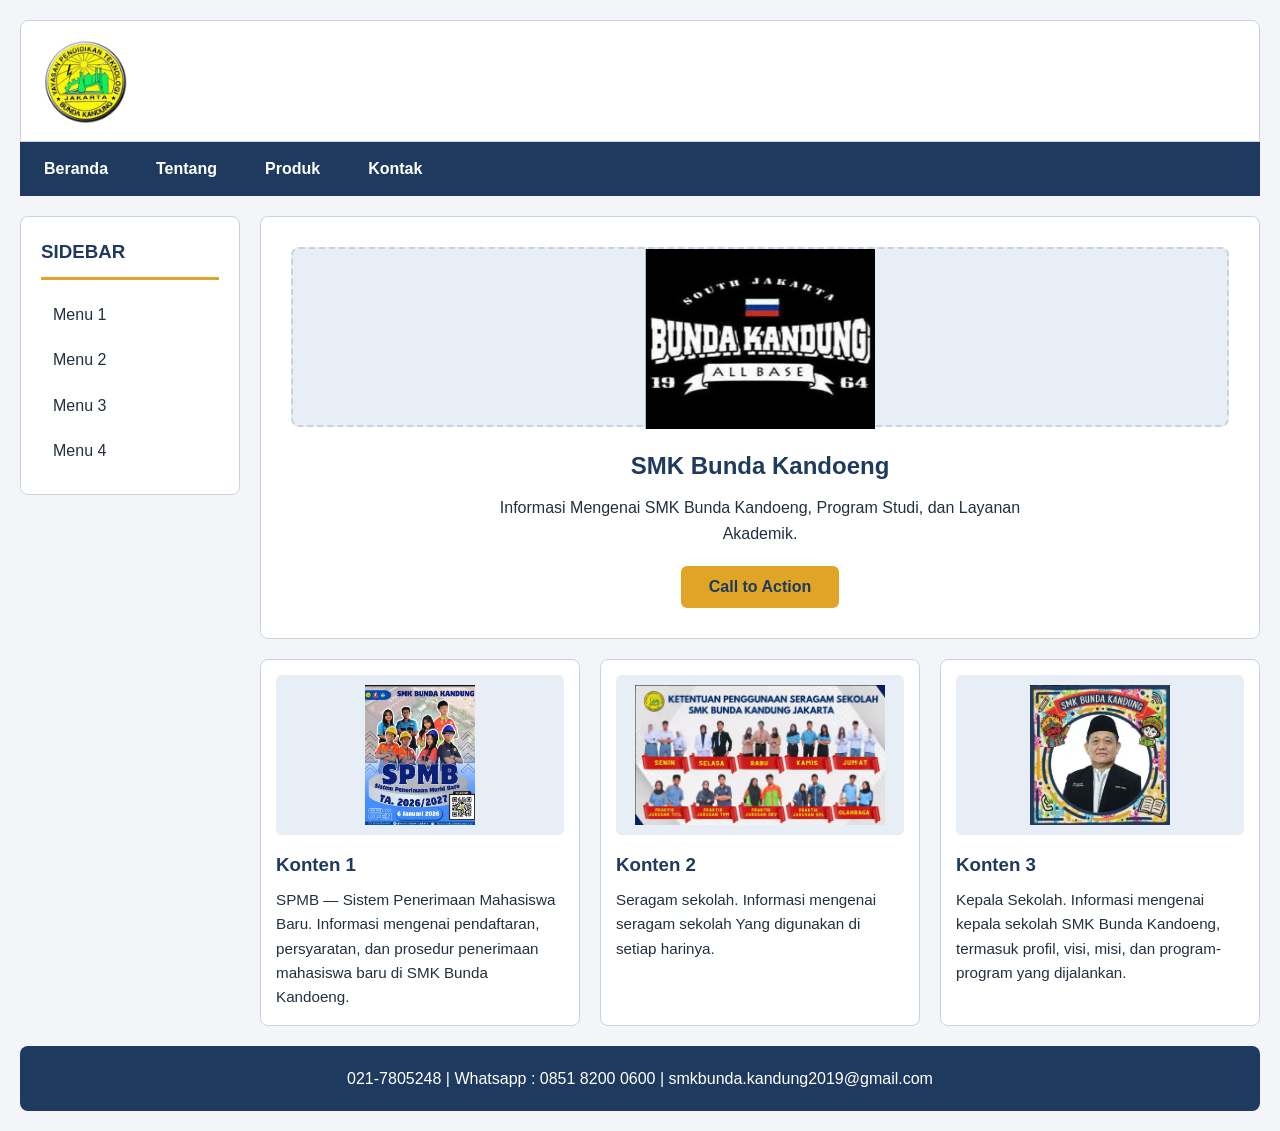
<file: Contoh 1/index.html>
<!DOCTYPE html>
<html lang="id">
<head>
    <meta charset="UTF-8">
    <meta name="viewport"
          content="width=device-width, initial-scale=1.0">
    <title>Low Fidelity Wireframe</title>
    <link rel="stylesheet" href="css/style.css">
</head>
<body>

    <!-- Header -->
    <header class="header">
        <div class="logo">
            <img src="images/bk.png" alt="Logo SMK Bunda Kandoeng" width="150" height="150">
        </div>
        <div class="judul">

        </div>
    </header>

    <!-- Navbar -->
    <nav class="navbar">
        <a href="#">Beranda</a>
        <a href="#">Tentang</a>
        <a href="#">Produk</a>
        <a href="#">Kontak</a>
    </nav>

    <!-- Layout utama -->
    <main class="layout">

        <!-- Sidebar -->
        <aside class="sidebar">
            <h3>SIDEBAR</h3>
            <ul>
                <li>Menu 1</li>
                <li>Menu 2</li>
                <li>Menu 3</li>
                <li>Menu 4</li>
            </ul>
        </aside>

        <!-- Content -->
        <section class="content">
            <div class="hero">
                <div class="image-placeholder">
                    <img src="images/basis.png" alt="Logo SMK Bunda Kandoeng" width="230" height="180">
                </div>

                <h1>SMK Bunda Kandoeng</h1>
                <p>
                    Informasi Mengenai SMK Bunda Kandoeng, Program Studi, dan Layanan Akademik.
                </p>

                <button>
                    Call to Action
                </button>
            </div>

            <!-- Card -->
            <div class="card-container">

                <div class="card">
                    <div class="gambar-card">
                        <img src="images/spmb.png" alt="Logo SPMB" width="250" height="250">
                    </div>
                    <h3>Konten 1</h3>
                    <p>
                        SPMB — Sistem Penerimaan Mahasiswa Baru. Informasi mengenai pendaftaran, persyaratan, dan prosedur penerimaan mahasiswa baru di SMK Bunda Kandoeng.
                    </p>
                </div>

                <div class="card">
                    <div class="gambar-card">
                        <img src="images/seragam.png" alt="Seragam sekolah" width="250" height="250">
                    </div>
                    <h3>Konten 2</h3>
                    <p>
                        Seragam sekolah. Informasi mengenai seragam sekolah Yang digunakan di setiap harinya. 
                    </p>
                </div>

                <div class="card">
                    <div class="gambar-card">
                        <img src="images/kepsek.png" alt="Kepala Sekolah" width="250" height="250">
                    </div>
                    <h3>Konten 3</h3>
                    <p>
                        Kepala Sekolah. Informasi mengenai kepala sekolah SMK Bunda Kandoeng, termasuk profil, visi, misi, dan program-program yang dijalankan.
                    </p>
                </div>

            </div>
        </section>
    </main>

    <!-- Footer -->
    <footer class="footer">
     021-7805248 | Whatsapp : 0851 8200 0600 | smkbunda.kandung2019@gmail.com
    </footer>
</body>
</html>
</file>
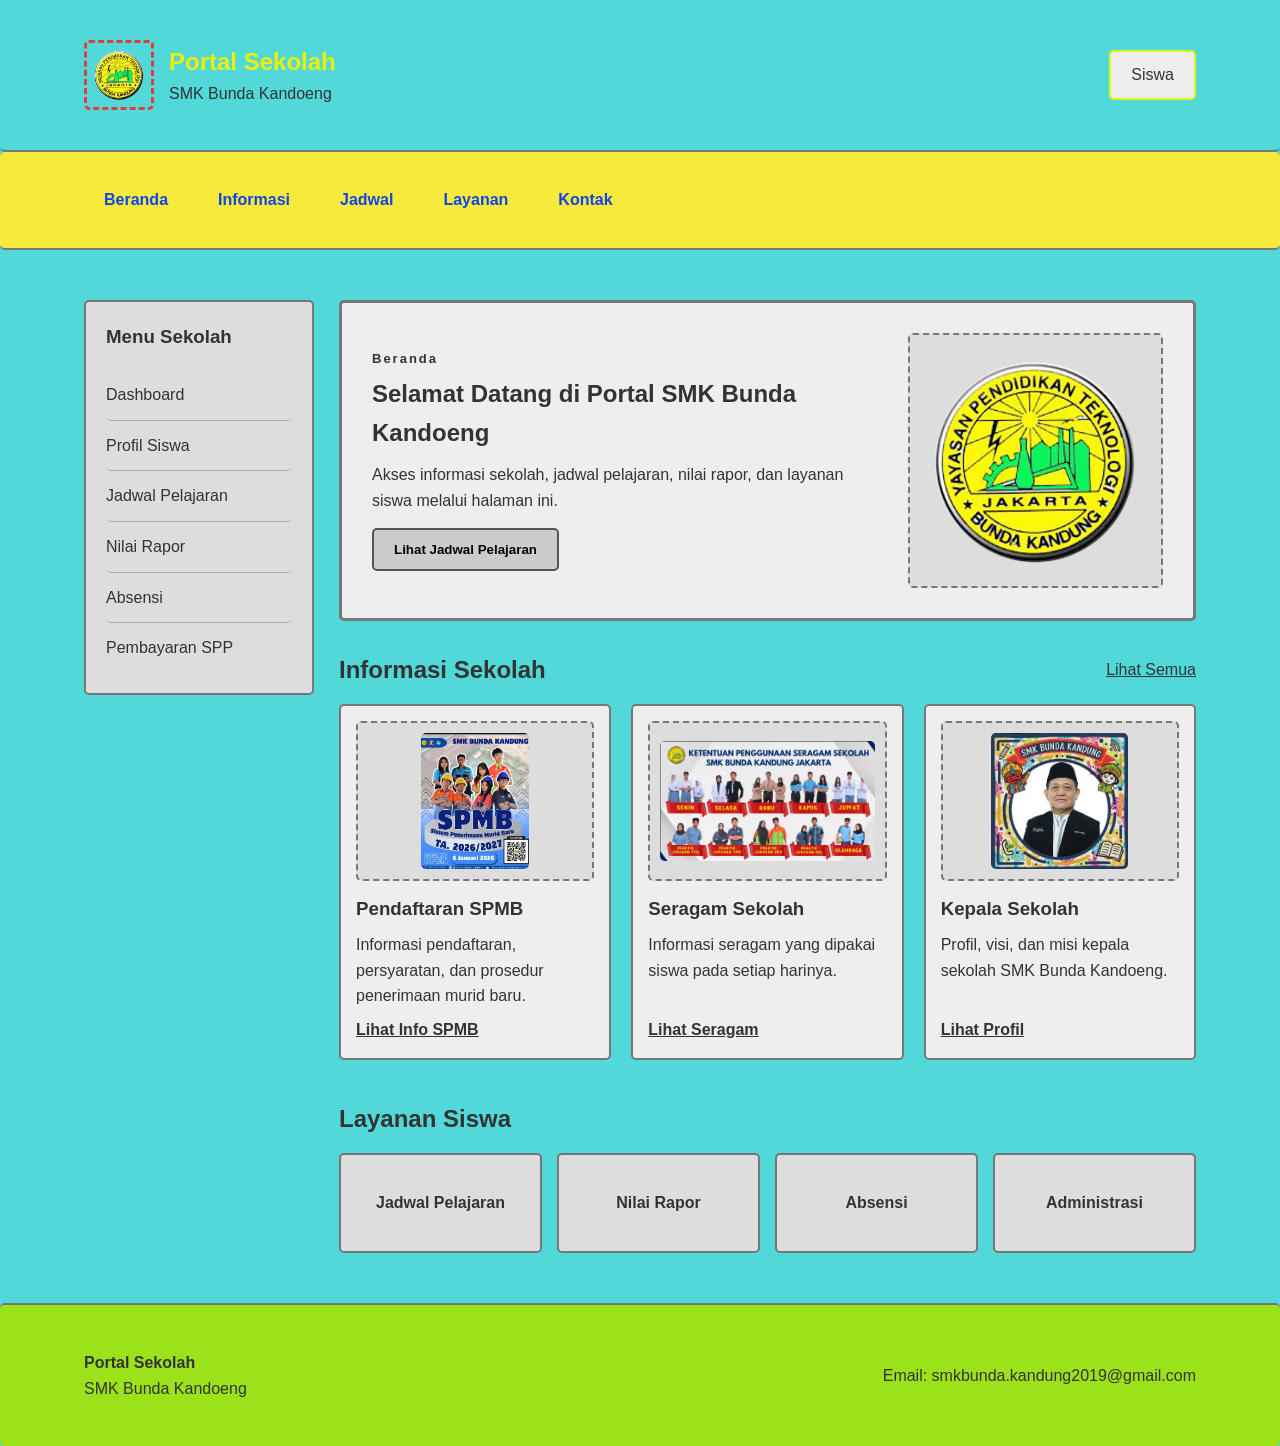
<file: Contoh 2/index.html>
<!DOCTYPE html>
<html lang="id">
<head>
    <meta charset="UTF-8">
    <meta name="viewport"
          content="width=device-width, initial-scale=1.0">
    <title>Wireframe Portal Sekolah</title>
    <link rel="stylesheet" href="css/style.css">
</head>
<body>
    <!-- Header -->
    <header>
        <div class="container header-wrapper">
            <div class="brand">
                <div class="logo-placeholder">
                <img src="images/bk.png" alt="Logo SMK Bunda Kandoeng" width="50" height="50">
                </div>
                <div>
                    <h1>Portal Sekolah</h1>
                    <p>SMK Bunda Kandoeng</p>
                </div>
            </div>
            <div class="profile">
                Siswa
            </div>
        </div>
    </header>

    <!-- Navigation -->
    <nav>
        <div class="container nav-wrapper">
            <a href="#beranda">Beranda</a>
            <a href="#informasi">Informasi</a>
            <a href="#jadwal">Jadwal</a>
            <a href="#layanan">Layanan</a>
            <a href="#kontak">Kontak</a>
        </div>
    </nav>

    <!-- Main -->
    <main class="container main-layout">
        <!-- Sidebar -->
        <aside class="sidebar">
            <h3>Menu Sekolah</h3>
            <a href="#">Dashboard</a>
            <a href="#">Profil Siswa</a>
            <a href="#">Jadwal Pelajaran</a>
            <a href="#">Nilai Rapor</a>
            <a href="#">Absensi</a>
            <a href="#">Pembayaran SPP</a>
        </aside>

        <!-- Main Content -->
        <section class="content">
            <!-- Hero -->
            <section id="beranda"
                     class="hero">
                <div class="hero-text">
                    <p class="label">
                        Beranda
                    </p>
                    <h2>
                        Selamat Datang di Portal SMK Bunda Kandoeng
                    </h2>
                    <p>
                        Akses informasi sekolah, jadwal pelajaran,
                        nilai rapor, dan layanan siswa
                        melalui halaman ini.
                    </p>
                    <button>
                        Lihat Jadwal Pelajaran
                    </button>
                </div>
                <div class="hero-image">
                <img src="images/bk.png" alt="Logo SMK Bunda Kandoeng" width="150" height="150">
                </div>
            </section>

            <!-- Informasi -->
            <section id="informasi"
                     class="informasi">
                <div class="section-title">
                    <h2>Informasi Sekolah</h2>
                    <a href="#">
                        Lihat Semua
                    </a>
                </div>

                <div class="card-grid">
                    <article class="card">
                        <div class="card-image">
                        <img src="images/spmb.png" alt="Logo SPMB" width="150" height="150">
                        </div>
                        <h3>Pendaftaran SPMB</h3>
                        <p>
                            Informasi pendaftaran, persyaratan,
                            dan prosedur penerimaan murid baru.
                        </p>
                        <a href="#">
                            Lihat Info SPMB
                        </a>
                    </article>

                    <article class="card">
                        <div class="card-image">
                        <img src="images/seragam.png" alt="Seragam sekolah" width="150" height="150">
                        </div>
                        <h3>Seragam Sekolah</h3>
                        <p>
                            Informasi seragam yang dipakai
                            siswa pada setiap harinya.
                        </p>
                        <a href="#">
                            Lihat Seragam
                        </a>
                    </article>

                    <article class="card">
                        <div class="card-image">
                        <img src="images/kepsek.png" alt="Kepala Sekolah" width="150" height="150">
                        </div>
                        <h3>Kepala Sekolah</h3>
                        <p>
                            Profil, visi, dan misi kepala
                            sekolah SMK Bunda Kandoeng.
                        </p>
                        <a href="#">
                            Lihat Profil
                        </a>
                    </article>
                </div>
            </section>

            <!-- Layanan -->
            <section id="layanan"
                     class="layanan">
                <h2>Layanan Siswa</h2>
                <div class="layanan-grid">
                    <div class="layanan-item">
                        Jadwal Pelajaran
                    </div>
                    <div class="layanan-item">
                        Nilai Rapor
                    </div>
                    <div class="layanan-item">
                        Absensi
                    </div>
                    <div class="layanan-item">
                        Administrasi
                    </div>
                </div>
            </section>
        </section>
    </main>

    <!-- Footer -->
    <footer id="kontak">
        <div class="container footer-wrapper">
            <div>
                <strong>Portal Sekolah</strong>
                <p>
                    SMK Bunda Kandoeng
                </p>
            </div>
            <div>
                Email: smkbunda.kandung2019@gmail.com
            </div>
        </div>
    </footer>
</body>
</html>
</file>
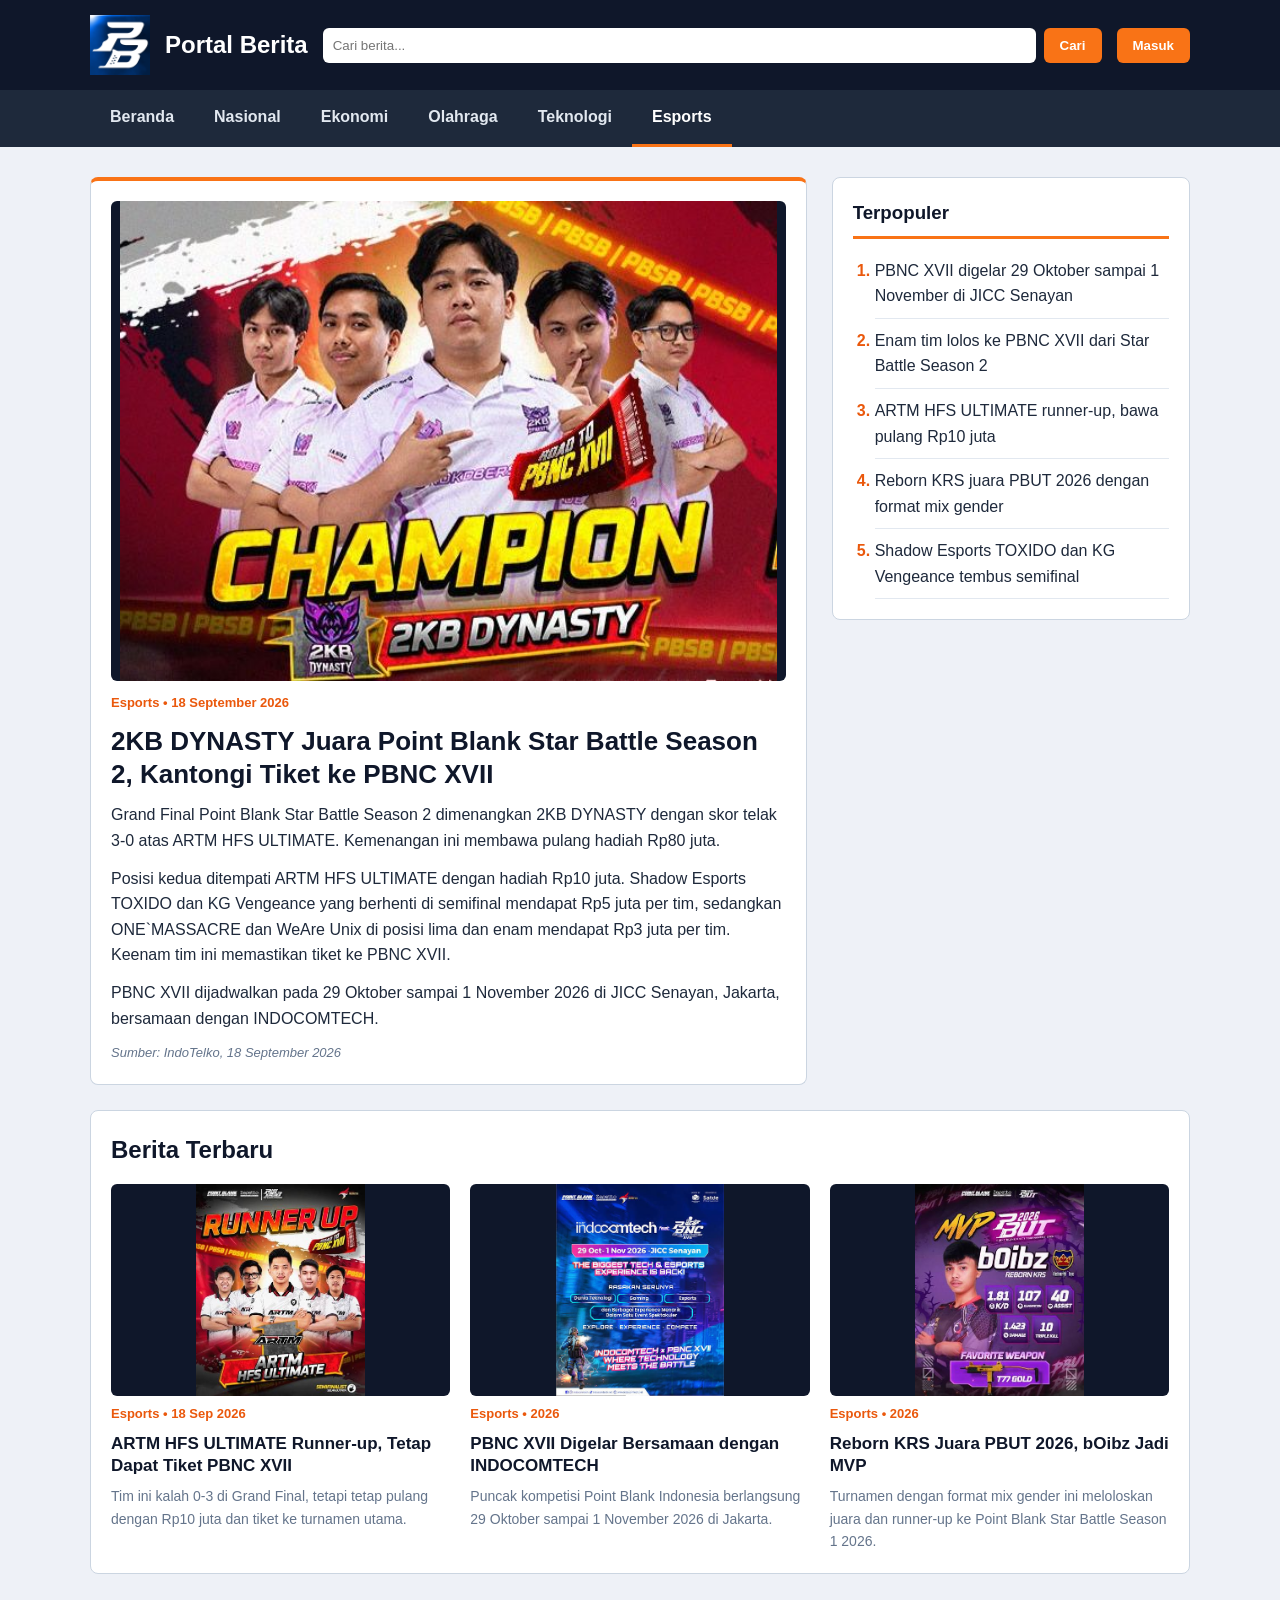
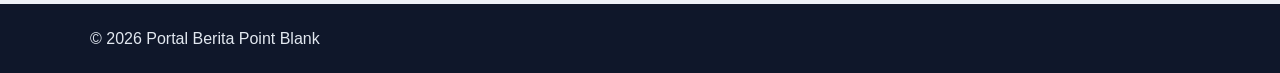
<file: Tugas/index.html>
<!DOCTYPE html>
<html lang="id">
<head>
    <meta charset="UTF-8">
    <meta name="viewport" content="width=device-width, initial-scale=1.0">
    <title>Wireframe Portal Berita - Turnamen Point Blank</title>
    <link rel="stylesheet" href="css/style.css">
</head>
<body>

    <header class="area header">
        <div class="container header-wrapper">
            <button type="button" class="menu-toggle" aria-label="Menu">&#9776;</button>
            <div class="logo">
                <img src="images/pb.png" alt="Logo Portal Berita Point Blank" width="150" height="60">
            </div>
            <h1>Portal Berita</h1>
            <form class="search" onsubmit="return false">
                <input type="text" placeholder="Cari berita..." aria-label="Cari berita">
                <button type="submit">Cari</button>
            </form>
            <button type="button" class="btn-masuk">Masuk</button>
        </div>
    </header>

    <nav class="area navbar">
        <div class="container nav-wrapper">
            <a href="#">Beranda</a>
            <a href="#">Nasional</a>
            <a href="#">Ekonomi</a>
            <a href="#">Olahraga</a>
            <a href="#">Teknologi</a>
            <a href="#" class="aktif">Esports</a>
        </div>
    </nav>

    <main class="container">

        <div class="top-layout">

            <section class="area headline">
                <div class="foto tinggi">
                    <img src="images/2kb.jpeg" alt="Tim 2KB DYNASTY juara Point Blank Star Battle Season 2" onerror="this.hidden=true;this.nextElementSibling.hidden=false">
                    <span hidden>Foto: Juara Point Blank Star Battle Season 2</span>
                </div>
                <p class="kategori">Esports &bull; 18 September 2026</p>
                <h2>2KB DYNASTY Juara Point Blank Star Battle Season 2, Kantongi Tiket ke PBNC XVII</h2>
                <p>
                    Grand Final Point Blank Star Battle Season 2 dimenangkan 2KB DYNASTY dengan skor telak 3-0 atas ARTM HFS ULTIMATE. Kemenangan ini membawa pulang hadiah Rp80 juta.
                </p>
                <p>
                    Posisi kedua ditempati ARTM HFS ULTIMATE dengan hadiah Rp10 juta. Shadow Esports TOXIDO dan KG Vengeance yang berhenti di semifinal mendapat Rp5 juta per tim, sedangkan ONE`MASSACRE dan WeAre Unix di posisi lima dan enam mendapat Rp3 juta per tim. Keenam tim ini memastikan tiket ke PBNC XVII.
                </p>
                <p>
                    PBNC XVII dijadwalkan pada 29 Oktober sampai 1 November 2026 di JICC Senayan, Jakarta, bersamaan dengan INDOCOMTECH.
                </p>
                <p class="sumber">Sumber: IndoTelko, 18 September 2026</p>
            </section>

            <aside class="area populer">
                <h3>Terpopuler</h3>
                <ol>
                    <li>PBNC XVII digelar 29 Oktober sampai 1 November di JICC Senayan</li>
                    <li>Enam tim lolos ke PBNC XVII dari Star Battle Season 2</li>
                    <li>ARTM HFS ULTIMATE runner-up, bawa pulang Rp10 juta</li>
                    <li>Reborn KRS juara PBUT 2026 dengan format mix gender</li>
                    <li>Shadow Esports TOXIDO dan KG Vengeance tembus semifinal</li>
                </ol>
            </aside>

        </div>

        <section class="area daftar">
            <h2>Berita Terbaru</h2>
            <div class="card-grid">

                <article class="card">
                    <div class="foto">
                        <img src="images/artm.jpg" alt="Tim ARTM HFS ULTIMATE runner-up Star Battle Season 2" onerror="this.hidden=true;this.nextElementSibling.hidden=false">
                    <span hidden>Foto: ARTM HFS ULTIMATE</span>
                    </div>
                    <p class="kategori">Esports &bull; 18 Sep 2026</p>
                    <h3>ARTM HFS ULTIMATE Runner-up, Tetap Dapat Tiket PBNC XVII</h3>
                    <p>Tim ini kalah 0-3 di Grand Final, tetapi tetap pulang dengan Rp10 juta dan tiket ke turnamen utama.</p>
                </article>

                <article class="card">
                    <div class="foto">
                        <img src="images/idm.jpg" alt="Lokasi PBNC XVII di JICC Senayan, Jakarta" onerror="this.hidden=true;this.nextElementSibling.hidden=false">
                    <span hidden>Foto: Venue JICC Senayan</span>
                    </div>
                    <p class="kategori">Esports &bull; 2026</p>
                    <h3>PBNC XVII Digelar Bersamaan dengan INDOCOMTECH</h3>
                    <p>Puncak kompetisi Point Blank Indonesia berlangsung 29 Oktober sampai 1 November 2026 di Jakarta.</p>
                </article>

                <article class="card">
                    <div class="foto">
                        <img src="images/boibz.jpg" alt="Reborn KRS juara PBUT 2026" onerror="this.hidden=true;this.nextElementSibling.hidden=false">
                    <span hidden>Foto: Reborn KRS</span>
                    </div>
                    <p class="kategori">Esports &bull; 2026</p>
                    <h3>Reborn KRS Juara PBUT 2026, bOibz Jadi MVP</h3>
                    <p>Turnamen dengan format mix gender ini meloloskan juara dan runner-up ke Point Blank Star Battle Season 1 2026.</p>
                </article>

            </div>
        </section>

    </main>

    <footer class="area footer">
        <div class="container footer-wrapper">
            <div>&copy; 2026 Portal Berita Point Blank</div>
        </div>
    </footer>

</body>
</html>
</file>
<file: Contoh 1/css/style.css>
:root {
    --biru-tua: #1f3a5f;
    --biru-muda: #e8eef6;
    --latar: #f3f5f8;
    --putih: #ffffff;
    --garis: #c9d3e0;
    --teks: #22303f;
    --aksen: #e0a526;
    --aksen-gelap: #c58f16;
}

* {
    box-sizing: border-box;
}

body {
    margin: 0;
    padding: 20px;
    background-color: var(--latar);
    color: var(--teks);
    font-family: "Segoe UI", Arial, sans-serif;
    line-height: 1.6;
}

a,
button {
    cursor: pointer;
}

/* ==========================
   HEADER
   ========================== */
.header {
    display: flex;
    align-items: center;
    gap: 20px;
    padding: 15px 20px;
    background-color: var(--putih);
    border: 1px solid var(--garis);
    border-radius: 8px 8px 0 0;
}

.logo img {
    display: block;
    width: 90px;
    height: 90px;
    object-fit: contain;
}

/* ==========================
   NAVBAR
   ========================== */
.navbar {
    display: flex;
    background-color: var(--biru-tua);
}

.navbar a {
    padding: 14px 24px;
    color: var(--putih);
    text-decoration: none;
    font-weight: 600;
    transition: background-color 0.2s;
}

.navbar a:hover {
    background-color: var(--aksen);
    color: var(--biru-tua);
}

/* ==========================
   LAYOUT UTAMA
   ========================== */
.layout {
    display: flex;
    gap: 20px;
    margin-top: 20px;
}

/* ==========================
   SIDEBAR
   ========================== */
.sidebar {
    width: 220px;
    flex-shrink: 0;
    padding: 20px;
    background-color: var(--putih);
    border: 1px solid var(--garis);
    border-radius: 8px;
    align-self: flex-start;
}

.sidebar h3 {
    margin: 0 0 12px;
    padding-bottom: 10px;
    border-bottom: 3px solid var(--aksen);
    color: var(--biru-tua);
}

.sidebar ul {
    margin: 0;
    padding: 0;
    list-style: none;
}

.sidebar li {
    padding: 10px 12px;
    border-radius: 6px;
    cursor: pointer;
    transition: background-color 0.2s;
}

.sidebar li:hover {
    background-color: var(--biru-muda);
}

/* ==========================
   CONTENT & HERO
   ========================== */
.content {
    flex: 1;
    min-width: 0;
}

.hero {
    padding: 30px;
    text-align: center;
    background-color: var(--putih);
    border: 1px solid var(--garis);
    border-radius: 8px;
}

.image-placeholder {
    height: 180px;
    margin-bottom: 20px;
    background-color: var(--biru-muda);
    border: 2px dashed var(--garis);
    border-radius: 8px;
}

.hero h1 {
    margin: 0 0 10px;
    color: var(--biru-tua);
}

.hero p {
    max-width: 60ch;
    margin: 0 auto 20px;
}

.hero button {
    padding: 12px 28px;
    background-color: var(--aksen);
    color: var(--biru-tua);
    border: none;
    border-radius: 6px;
    font-size: 1rem;
    font-weight: 700;
    transition: background-color 0.2s;
}

.hero button:hover {
    background-color: var(--aksen-gelap);
}

/* ==========================
   CARD
   ========================== */
.card-container {
    display: flex;
    gap: 20px;
    margin-top: 20px;
}

.card {
    flex: 1;
    padding: 15px;
    background-color: var(--putih);
    border: 1px solid var(--garis);
    border-radius: 8px;
}

.gambar-card {
    height: 160px;
    display: flex;
    justify-content: center;
    align-items: center;
    padding: 10px;
    background-color: var(--biru-muda);
    border-radius: 6px;
}

.gambar-card img {
    max-width: 100%;
    max-height: 100%;
    object-fit: contain;
}

.card h3 {
    margin: 15px 0 8px;
    color: var(--biru-tua);
}

.card p {
    margin: 0;
    font-size: 0.95rem;
}

/* ==========================
   FOOTER
   ========================== */
.footer {
    margin-top: 20px;
    padding: 20px;
    text-align: center;
    background-color: var(--biru-tua);
    color: var(--putih);
    border-radius: 8px;
}

/* ==========================
   RESPONSIVE
   ========================== */
@media (max-width: 768px) {
    .layout {
        flex-direction: column;
    }

    .sidebar,
    .content {
        width: 100%;
    }

    .card-container {
        flex-direction: column;
    }

    .navbar {
        flex-wrap: wrap;
    }
}
</file>
<file: Contoh 2/css/style.css>
* {
    box-sizing: border-box;
    border-radius: 5px;
}

body {
    margin: 0;
    font-family: Arial, sans-serif;
    background-color: #51d8d8;
    color: #333333;
    line-height: 1.6;
}

.container {
    width: 90%;
    padding: 20px;
    max-width: 1200px;
    margin: auto;
}


.logo-placeholder img,
.hero-image img,
.card-image img {
    width: auto;
    height: auto;
    max-width: 100%;
    max-height: 100%;
    object-fit: contain;
}


header {
    background-color: #51d8d8;
    border-bottom: 2px solid #777777;
    padding: 20px 0;
}

.header-wrapper {
    display: flex;
    justify-content: space-between;
    align-items: center;
}

.brand {
    display: flex;
    align-items: center;
    gap: 15px;
}

.logo-placeholder {
    width: 70px;
    height: 70px;
    padding: 5px; /* BARU */
    border: 3px dashed #e23d3d;
    display: flex;
    align-items: center;
    justify-content: center;
    flex-shrink: 0; /* BARU */
}

.brand h1 {
    margin: 0;
    color:rgb(236, 240, 6);
    font-size: 24px;
}

.brand p {
    margin: 0;
}

.profile {
    padding: 10px 20px;
    border: 2px solid #e0f712;
    background-color: #eeeeee;
}

/* =========================
   NAV
   ========================= */
nav {
    background-color: #f7ea3b;
    border-bottom: 2px solid #777777;
}

.nav-wrapper {
    display: flex;
    gap: 10px;
}

nav a {
    display: block;
    padding: 15px 20px;
    text-decoration: none;
    color: #0f43ec;
    font-weight: bold; /* BARU */
}

nav a:hover {
    background-color: #16bbd1;
}

/* =========================
   MAIN LAYOUT
   ========================= */
.main-layout {
    display: grid;
    grid-template-columns: 230px 1fr;
    gap: 25px;
    margin-top: 30px;
    margin-bottom: 30px;
    align-items: start; /* BARU - sidebar tidak melar */
}

/* =========================
   SIDEBAR
   ========================= */
.sidebar {
    background-color: #dddddd;
    border: 2px solid #777777;
    padding: 20px;
}

.sidebar h3 {
    margin-top: 0;
}

.sidebar a {
    display: block;
    color: #333333;
    text-decoration: none;
    border-bottom: 1px solid #aaaaaa;
    padding: 12px 0;
}

.sidebar a:last-child {
    border-bottom: none; /* BARU */
}

.sidebar a:hover {
    font-weight: bold;
}

/* =========================
   CONTENT
   ========================= */
.content {
    min-width: 0;
}

/* =========================
   HERO
   ========================= */
.hero {
    display: grid;
    grid-template-columns: 2fr 1fr;
    gap: 25px;
    align-items: center; /* BARU */
    padding: 30px;
    border: 3px solid #777777;
    background-color: #eeeeee;
    margin-bottom: 30px;
}

.hero-text h2 {
    margin: 5px 0 10px; /* BARU */
}

.hero-text p {
    margin: 0 0 15px; /* BARU */
}

.hero-text .label {
    margin-bottom: 0; /* BARU */
}

.hero-image {
    min-height: 220px;
    padding: 15px; /* BARU */
    border: 2px dashed #777777;
    display: flex;
    align-items: center;
    justify-content: center;
    background-color: #dddddd;
}

.label {
    font-size: 13px;
    font-weight: bold;
    letter-spacing: 2px;
}

.hero button {
    padding: 12px 20px;
    border: 2px solid #555555;
    background-color: #cccccc;
    cursor: pointer;
    font-weight: bold; /* BARU */
}

.hero button:hover {
    background-color: #f7ea3b; /* BARU */
}

/* =========================
   SECTION TITLE
   ========================= */
.section-title {
    display: flex;
    justify-content: space-between;
    align-items: center;
    margin-bottom: 15px; /* BARU */
}

.section-title h2 {
    margin: 0; /* BARU */
}

.section-title a {
    color: #333333;
}

/* =========================
   CARD
   ========================= */
.card-grid {
    display: grid;
    grid-template-columns: repeat(3, 1fr);
    gap: 20px;
}

.card {
    display: flex; 
    flex-direction: column;
    gap: 8px;
    background-color: #eeeeee;
    border: 2px solid #777777;
    padding: 15px;
}

.card h3,
.card p {
    margin: 0;  
}

.card p {
    flex: 1;    
}

.card-image {
    height: 160px;  
    padding: 10px;  
    margin-bottom: 5px; 
    background-color: #dddddd;
    border: 2px dashed #777777;
    display: flex;
    align-items: center;
    justify-content: center;
}

.card a {
    color: #333333;
    font-weight: bold;
}

/* =========================
   LAYANAN
   ========================= */
.layanan {
    margin-top: 40px;
}

.layanan h2 {
    margin: 0 0 15px;   
}

.layanan-grid {
    display: grid;
    grid-template-columns: repeat(4, 1fr);
    gap: 15px;
}

.layanan-item {
    min-height: 100px;
    border: 2px solid #777777;
    background-color: #dddddd;
    display: flex;
    align-items: center;
    justify-content: center;
    text-align: center;     
    font-weight: bold;
}

/* =========================
   FOOTER
   ========================= */
footer {
    background-color: #9ce21a;
    border-top: 2px solid #777777;
    padding: 25px 0;
}

.footer-wrapper {
    display: flex;
    justify-content: space-between;
    align-items: center;
}

.footer-wrapper p {
    margin: 0; /* BARU */
}

/* =========================
   TABLET
   ========================= */
@media (max-width: 900px) {
    .main-layout {
        grid-template-columns: 1fr;
    }
    .sidebar {
        display: flex;
        flex-wrap: wrap;
        gap: 10px;
    }
    .sidebar h3 {
        width: 100%;
    }
    .sidebar a {
        border: 1px solid #777777;
        padding: 10px;
    }
    .sidebar a:last-child {
        border: 1px solid #777777;  
    }
    .card-grid {
        grid-template-columns: repeat(2, 1fr);
    }
    .layanan-grid {
        grid-template-columns: repeat(2, 1fr);
    }
}

/* =========================
   SMARTPHONE
   ========================= */
@media (max-width: 600px) {
    .header-wrapper {
        flex-direction: column;
        align-items: flex-start;
        gap: 15px;
    }
    .nav-wrapper {
        flex-direction: column;
    }
    nav a {
        border-bottom: 1px solid #999999;
    }
    .hero {
        grid-template-columns: 1fr;
    }
    .hero-image {
        min-height: 160px;
    }
    .card-grid {
        grid-template-columns: 1fr;
    }
    .layanan-grid {
        grid-template-columns: 1fr;
    }
    .footer-wrapper {
        flex-direction: column;
        align-items: flex-start;
    }
}
</file>
<file: Tugas/css/style.css>
:root {
    --bg: #eef1f7;
    --kartu: #ffffff;
    --navy: #0f172a;
    --navy2: #1e293b;
    --aksen: #f97316;
    --aksen-gelap: #ea580c;
    --garis: #cbd5e1;
    --teks: #1e293b;
    --redup: #64748b;
    --anotasi: #7c3aed;
}

* {
    box-sizing: border-box;
}

body {
    margin: 0;
    font-family: Arial, sans-serif;
    background-color: var(--bg);
    color: var(--teks);
    line-height: 1.6;
}

h1, h2, h3, p {
    margin: 0;
}

img {
    display: block;
}

.container {
    width: 92%;
    max-width: 1100px;
    margin: 0 auto;
}

.area {
    position: relative;
}

.ann {
    position: absolute;
    top: -10px;
    left: -10px;
    z-index: 5;
    width: 26px;
    height: 26px;
    display: flex;
    align-items: center;
    justify-content: center;
    background-color: var(--anotasi);
    color: #ffffff;
    border-radius: 50%;
    font-size: 14px;
    font-weight: bold;
}

.foto {
    display: flex;
    align-items: center;
    justify-content: center;
    overflow: hidden;
    background-color: var(--navy);
    border-radius: 6px;
}

.foto img {
    width: 100%;
    height: 100%;
    object-fit: contain;
}


.card .foto {
    aspect-ratio: 16 / 10;
}

.foto.tinggi {
    min-height: 220px;
}

.foto.tinggi img {
    height: auto;
    max-height: 480px;
}
.foto span {
    padding: 20px;
    text-align: center;
    color: #cbd5e1;
    font-size: 14px;
}

.kategori {
    font-size: 13px;
    font-weight: bold;
    color: var(--aksen-gelap);
}

.sumber {
    font-size: 13px;
    font-style: italic;
    color: var(--redup);
}

.header {
    background-color: var(--navy);
    color: #ffffff;
}

.header-wrapper {
    display: flex;
    align-items: center;
    gap: 15px;
    padding: 15px 0;
}

.logo {
    height: 60px;
    flex-shrink: 0;
}

.logo img {
    width: auto;
    height: 100%;
    max-width: 150px;
    object-fit: contain;
}

.header h1 {
    font-size: 24px;
}

.search {
    display: flex;
    flex: 1;
    gap: 8px;
}

.search input {
    flex: 1;
    min-width: 0;
    padding: 10px;
    border: none;
    border-radius: 6px;
}

button {
    padding: 10px 16px;
    border: none;
    border-radius: 6px;
    background-color: var(--aksen);
    color: #ffffff;
    cursor: pointer;
    font-weight: bold;
}

button:hover {
    background-color: var(--aksen-gelap);
}

.menu-toggle {
    display: none;
    font-size: 20px;
    padding: 6px 12px;
}

.navbar {
    background-color: var(--navy2);
}

.nav-wrapper {
    display: flex;
}

.nav-wrapper a {
    padding: 14px 20px;
    border-bottom: 3px solid transparent;
    color: #e2e8f0;
    text-decoration: none;
    font-weight: bold;
}

.nav-wrapper a:hover,
.nav-wrapper a.aktif {
    border-bottom-color: var(--aksen);
    color: #ffffff;
}

main {
    padding: 30px 0;
}

.top-layout {
    display: grid;
    grid-template-columns: 2fr 1fr;
    gap: 25px;
    align-items: start;
}

.headline,
.populer,
.daftar {
    background-color: var(--kartu);
    border: 1px solid var(--garis);
    border-radius: 8px;
    padding: 20px;
}

.headline {
    display: flex;
    flex-direction: column;
    gap: 12px;
    border-top: 4px solid var(--aksen);
}

.headline h2 {
    font-size: 26px;
    line-height: 1.25;
    color: var(--navy);
}

.populer h3 {
    margin-bottom: 10px;
    padding-bottom: 8px;
    border-bottom: 3px solid var(--aksen);
    color: var(--navy);
}

.populer ol {
    margin: 0;
    padding-left: 22px;
}

.populer li {
    padding: 9px 0;
    border-bottom: 1px solid #e2e8f0;
}

.populer li::marker {
    color: var(--aksen-gelap);
    font-weight: bold;
}

.daftar {
    margin-top: 25px;
}

.daftar h2 {
    margin-bottom: 15px;
    color: var(--navy);
}

.card-grid {
    display: grid;
    grid-template-columns: repeat(3, 1fr);
    gap: 20px;
}

.card {
    display: flex;
    flex-direction: column;
    gap: 8px;
}

.card h3 {
    font-size: 17px;
    line-height: 1.3;
    color: var(--navy);
}

.card p:last-child {
    font-size: 14px;
    color: var(--redup);
}


.footer {
    background-color: var(--navy);
    color: #e2e8f0;
}

.footer-wrapper {
    display: flex;
    justify-content: space-between;
    gap: 10px;
    padding: 22px 0;
}


@media (max-width: 900px) {
    .card-grid {
        grid-template-columns: repeat(2, 1fr);
    }
}

@media (max-width: 700px) {
    .menu-toggle {
        display: block;
    }

    .header-wrapper {
        flex-wrap: wrap;
        gap: 10px;
    }

    .logo {
        height: 44px;
    }

    .header h1 {
        flex: 1;
        font-size: 20px;
    }

    .search {
        order: 5;
        flex-basis: 100%;
    }

    .btn-masuk {
        padding: 8px 12px;
    }

    .navbar {
        display: none;
    }

    main {
        padding: 20px 0;
    }

    .top-layout,
    .card-grid {
        grid-template-columns: 1fr;
    }

    .headline,
    .populer,
    .daftar {
        padding: 15px;
    }

    .foto.tinggi {
        min-height: 180px;
    }

    .foto.tinggi img {
        max-height: 340px;
    }

    .headline h2 {
        font-size: 22px;
    }

    .footer-wrapper {
        flex-direction: column;
    }
}
</file>
